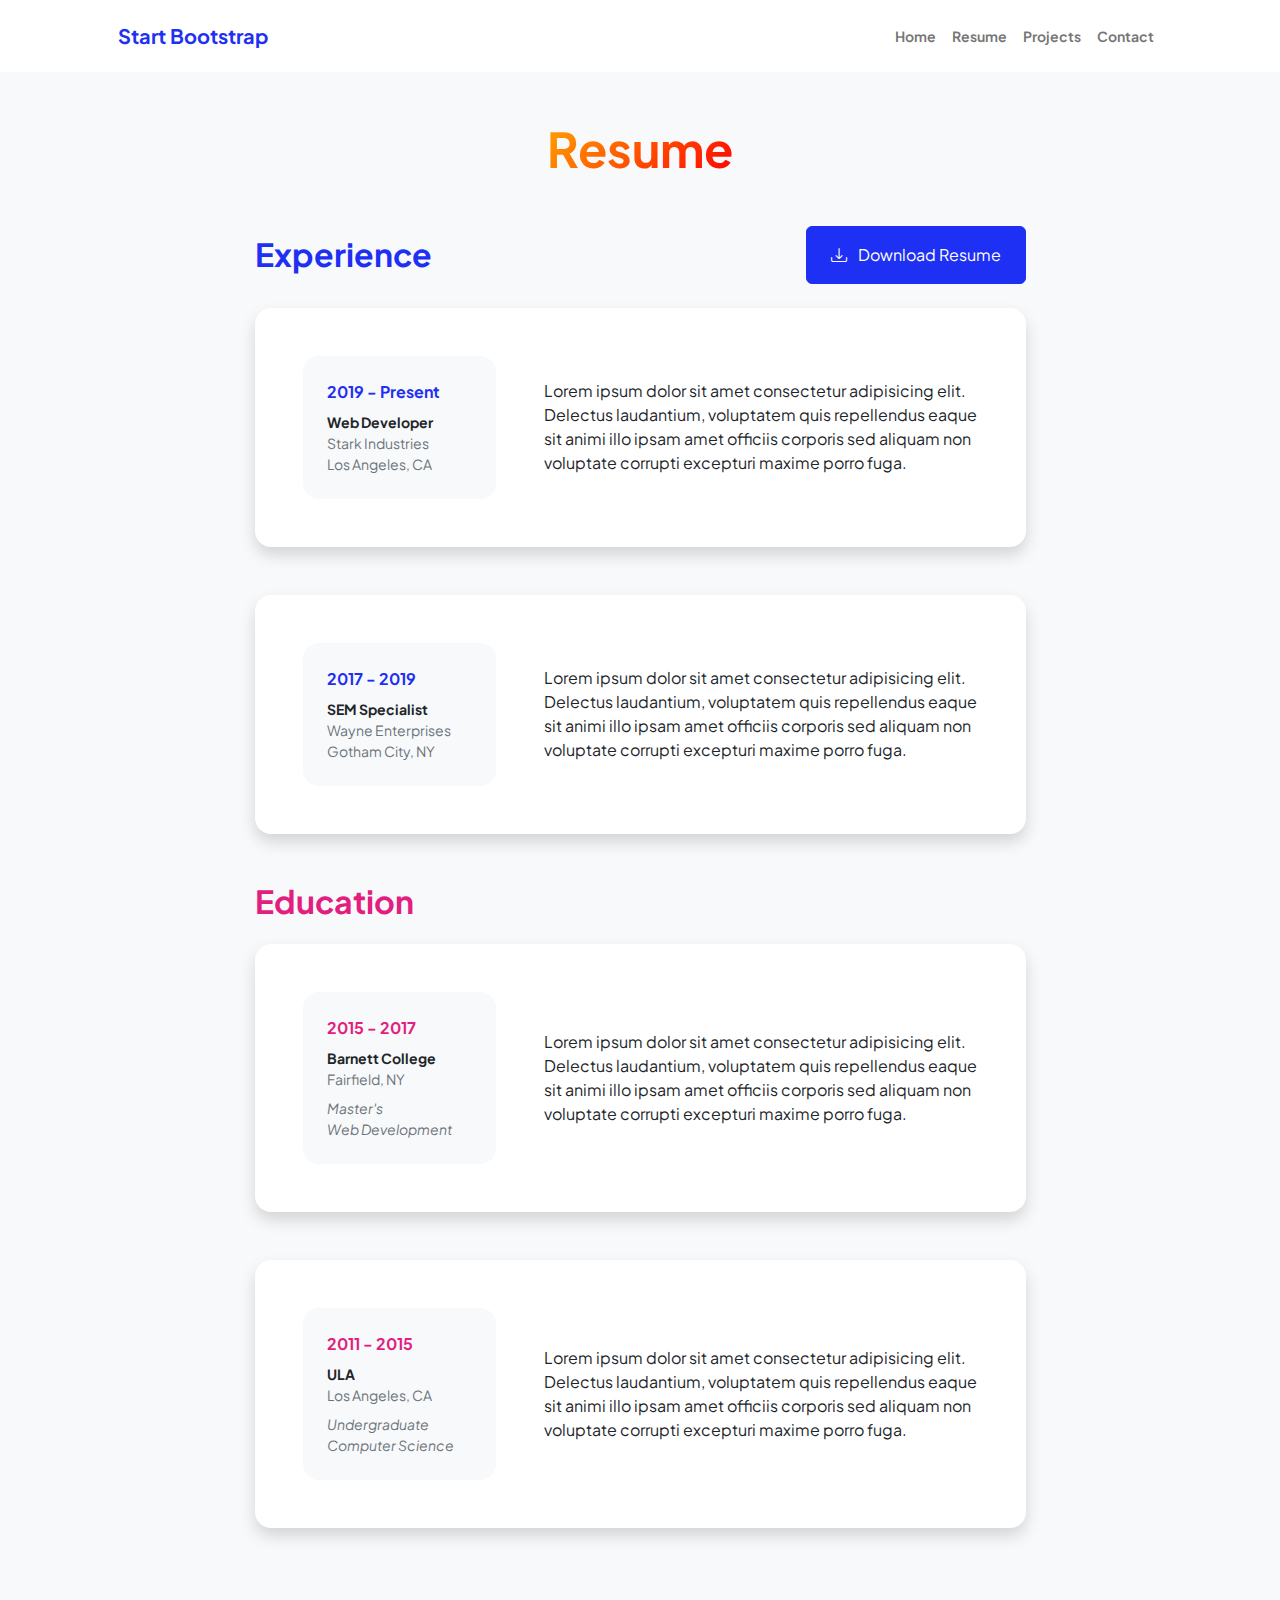
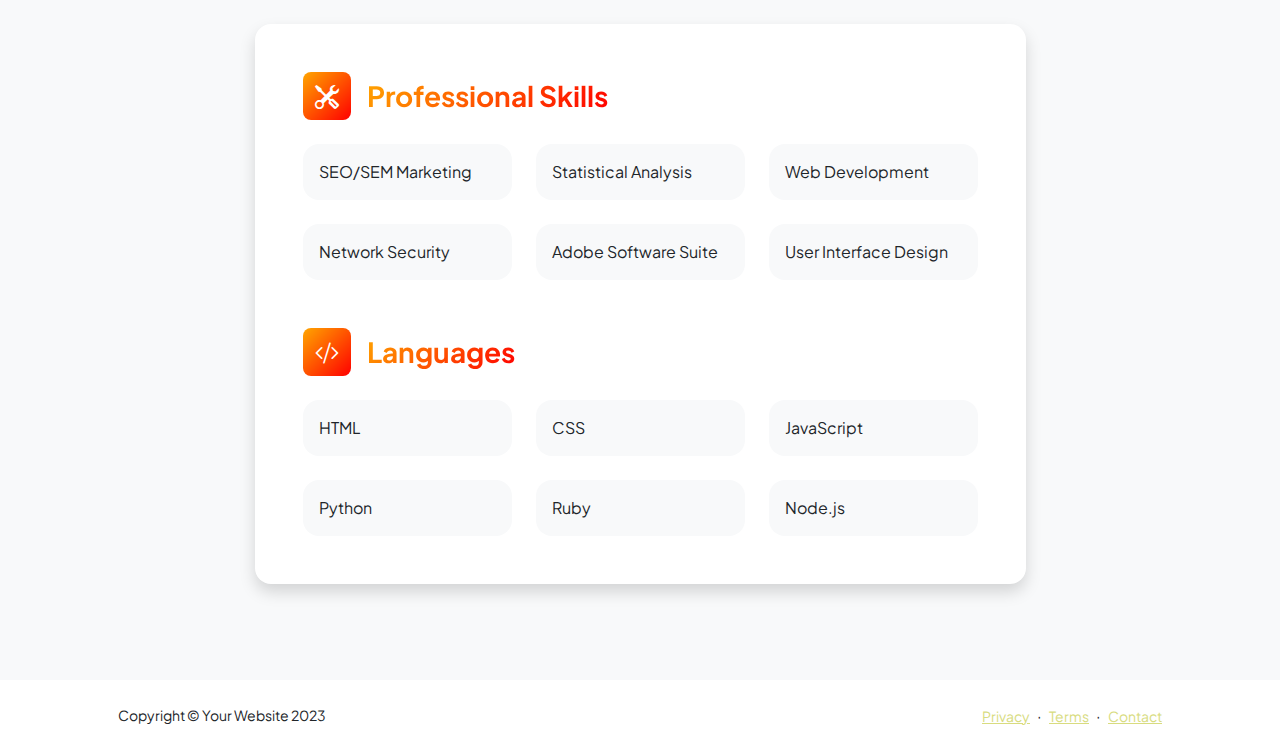
<file: resume.html>
<!DOCTYPE html>
<html lang="en">
    <head>
        <meta charset="utf-8" />
        <meta name="viewport" content="width=device-width, initial-scale=1, shrink-to-fit=no" />
        <meta name="description" content="" />
        <meta name="author" content="" />
        <title>Personal - Start Bootstrap Template</title>
        <!-- Favicon-->
        <link rel="icon" type="image/x-icon" href="assets/favicon.png" />
        <!-- Custom Google font-->
        <link rel="preconnect" href="https://fonts.googleapis.com" />
        <link rel="preconnect" href="https://fonts.gstatic.com" crossorigin />
        <link href="https://fonts.googleapis.com/css2?family=Plus+Jakarta+Sans:wght@100;200;300;400;500;600;700;800;900&amp;display=swap" rel="stylesheet" />
        <!-- Bootstrap icons-->
        <link href="https://cdn.jsdelivr.net/npm/bootstrap-icons@1.8.1/font/bootstrap-icons.css" rel="stylesheet" />
        <!-- Core theme CSS (includes Bootstrap)-->
        <link href="css/styles.css" rel="stylesheet" />
    </head>
    <body class="d-flex flex-column h-100 bg-light">
        <main class="flex-shrink-0">
            <!-- Navigation-->
            <nav class="navbar navbar-expand-lg navbar-light bg-white py-3">
                <div class="container px-5">
                    <a class="navbar-brand" href="index.html"><span class="fw-bolder text-primary">Start Bootstrap</span></a>
                    <button class="navbar-toggler" type="button" data-bs-toggle="collapse" data-bs-target="#navbarSupportedContent" aria-controls="navbarSupportedContent" aria-expanded="false" aria-label="Toggle navigation"><span class="navbar-toggler-icon"></span></button>
                    <div class="collapse navbar-collapse" id="navbarSupportedContent">
                        <ul class="navbar-nav ms-auto mb-2 mb-lg-0 small fw-bolder">
                            <li class="nav-item"><a class="nav-link" href="index.html">Home</a></li>
                            <li class="nav-item"><a class="nav-link" href="resume.html">Resume</a></li>
                            <li class="nav-item"><a class="nav-link" href="projects.html">Projects</a></li>
                            <li class="nav-item"><a class="nav-link" href="contact.html">Contact</a></li>
                        </ul>
                    </div>
                </div>
            </nav>
            <!-- Page Content-->
            <div class="container px-5 my-5">
                <div class="text-center mb-5">
                    <h1 class="display-5 fw-bolder mb-0"><span class="text-gradient d-inline">Resume</span></h1>
                </div>
                <div class="row gx-5 justify-content-center">
                    <div class="col-lg-11 col-xl-9 col-xxl-8">
                        <!-- Experience Section-->
                        <section>
                            <div class="d-flex align-items-center justify-content-between mb-4">
                                <h2 class="text-primary fw-bolder mb-0">Experience</h2>
                                <!-- Download resume button-->
                                <!-- Note: Set the link href target to a PDF file within your project-->
                                <a class="btn btn-primary px-4 py-3" href="#!">
                                    <div class="d-inline-block bi bi-download me-2"></div>
                                    Download Resume
                                </a>
                            </div>
                            <!-- Experience Card 1-->
                            <div class="card shadow border-0 rounded-4 mb-5">
                                <div class="card-body p-5">
                                    <div class="row align-items-center gx-5">
                                        <div class="col text-center text-lg-start mb-4 mb-lg-0">
                                            <div class="bg-light p-4 rounded-4">
                                                <div class="text-primary fw-bolder mb-2">2019 - Present</div>
                                                <div class="small fw-bolder">Web Developer</div>
                                                <div class="small text-muted">Stark Industries</div>
                                                <div class="small text-muted">Los Angeles, CA</div>
                                            </div>
                                        </div>
                                        <div class="col-lg-8"><div>Lorem ipsum dolor sit amet consectetur adipisicing elit. Delectus laudantium, voluptatem quis repellendus eaque sit animi illo ipsam amet officiis corporis sed aliquam non voluptate corrupti excepturi maxime porro fuga.</div></div>
                                    </div>
                                </div>
                            </div>
                            <!-- Experience Card 2-->
                            <div class="card shadow border-0 rounded-4 mb-5">
                                <div class="card-body p-5">
                                    <div class="row align-items-center gx-5">
                                        <div class="col text-center text-lg-start mb-4 mb-lg-0">
                                            <div class="bg-light p-4 rounded-4">
                                                <div class="text-primary fw-bolder mb-2">2017 - 2019</div>
                                                <div class="small fw-bolder">SEM Specialist</div>
                                                <div class="small text-muted">Wayne Enterprises</div>
                                                <div class="small text-muted">Gotham City, NY</div>
                                            </div>
                                        </div>
                                        <div class="col-lg-8"><div>Lorem ipsum dolor sit amet consectetur adipisicing elit. Delectus laudantium, voluptatem quis repellendus eaque sit animi illo ipsam amet officiis corporis sed aliquam non voluptate corrupti excepturi maxime porro fuga.</div></div>
                                    </div>
                                </div>
                            </div>
                        </section>
                        <!-- Education Section-->
                        <section>
                            <h2 class="text-secondary fw-bolder mb-4">Education</h2>
                            <!-- Education Card 1-->
                            <div class="card shadow border-0 rounded-4 mb-5">
                                <div class="card-body p-5">
                                    <div class="row align-items-center gx-5">
                                        <div class="col text-center text-lg-start mb-4 mb-lg-0">
                                            <div class="bg-light p-4 rounded-4">
                                                <div class="text-secondary fw-bolder mb-2">2015 - 2017</div>
                                                <div class="mb-2">
                                                    <div class="small fw-bolder">Barnett College</div>
                                                    <div class="small text-muted">Fairfield, NY</div>
                                                </div>
                                                <div class="fst-italic">
                                                    <div class="small text-muted">Master's</div>
                                                    <div class="small text-muted">Web Development</div>
                                                </div>
                                            </div>
                                        </div>
                                        <div class="col-lg-8"><div>Lorem ipsum dolor sit amet consectetur adipisicing elit. Delectus laudantium, voluptatem quis repellendus eaque sit animi illo ipsam amet officiis corporis sed aliquam non voluptate corrupti excepturi maxime porro fuga.</div></div>
                                    </div>
                                </div>
                            </div>
                            <!-- Education Card 2-->
                            <div class="card shadow border-0 rounded-4 mb-5">
                                <div class="card-body p-5">
                                    <div class="row align-items-center gx-5">
                                        <div class="col text-center text-lg-start mb-4 mb-lg-0">
                                            <div class="bg-light p-4 rounded-4">
                                                <div class="text-secondary fw-bolder mb-2">2011 - 2015</div>
                                                <div class="mb-2">
                                                    <div class="small fw-bolder">ULA</div>
                                                    <div class="small text-muted">Los Angeles, CA</div>
                                                </div>
                                                <div class="fst-italic">
                                                    <div class="small text-muted">Undergraduate</div>
                                                    <div class="small text-muted">Computer Science</div>
                                                </div>
                                            </div>
                                        </div>
                                        <div class="col-lg-8"><div>Lorem ipsum dolor sit amet consectetur adipisicing elit. Delectus laudantium, voluptatem quis repellendus eaque sit animi illo ipsam amet officiis corporis sed aliquam non voluptate corrupti excepturi maxime porro fuga.</div></div>
                                    </div>
                                </div>
                            </div>
                        </section>
                        <!-- Divider-->
                        <div class="pb-5"></div>
                        <!-- Skills Section-->
                        <section>
                            <!-- Skillset Card-->
                            <div class="card shadow border-0 rounded-4 mb-5">
                                <div class="card-body p-5">
                                    <!-- Professional skills list-->
                                    <div class="mb-5">
                                        <div class="d-flex align-items-center mb-4">
                                            <div class="feature bg-primary bg-gradient-primary-to-secondary text-white rounded-3 me-3"><i class="bi bi-tools"></i></div>
                                            <h3 class="fw-bolder mb-0"><span class="text-gradient d-inline">Professional Skills</span></h3>
                                        </div>
                                        <div class="row row-cols-1 row-cols-md-3 mb-4">
                                            <div class="col mb-4 mb-md-0"><div class="d-flex align-items-center bg-light rounded-4 p-3 h-100">SEO/SEM Marketing</div></div>
                                            <div class="col mb-4 mb-md-0"><div class="d-flex align-items-center bg-light rounded-4 p-3 h-100">Statistical Analysis</div></div>
                                            <div class="col"><div class="d-flex align-items-center bg-light rounded-4 p-3 h-100">Web Development</div></div>
                                        </div>
                                        <div class="row row-cols-1 row-cols-md-3">
                                            <div class="col mb-4 mb-md-0"><div class="d-flex align-items-center bg-light rounded-4 p-3 h-100">Network Security</div></div>
                                            <div class="col mb-4 mb-md-0"><div class="d-flex align-items-center bg-light rounded-4 p-3 h-100">Adobe Software Suite</div></div>
                                            <div class="col"><div class="d-flex align-items-center bg-light rounded-4 p-3 h-100">User Interface Design</div></div>
                                        </div>
                                    </div>
                                    <!-- Languages list-->
                                    <div class="mb-0">
                                        <div class="d-flex align-items-center mb-4">
                                            <div class="feature bg-primary bg-gradient-primary-to-secondary text-white rounded-3 me-3"><i class="bi bi-code-slash"></i></div>
                                            <h3 class="fw-bolder mb-0"><span class="text-gradient d-inline">Languages</span></h3>
                                        </div>
                                        <div class="row row-cols-1 row-cols-md-3 mb-4">
                                            <div class="col mb-4 mb-md-0"><div class="d-flex align-items-center bg-light rounded-4 p-3 h-100">HTML</div></div>
                                            <div class="col mb-4 mb-md-0"><div class="d-flex align-items-center bg-light rounded-4 p-3 h-100">CSS</div></div>
                                            <div class="col"><div class="d-flex align-items-center bg-light rounded-4 p-3 h-100">JavaScript</div></div>
                                        </div>
                                        <div class="row row-cols-1 row-cols-md-3">
                                            <div class="col mb-4 mb-md-0"><div class="d-flex align-items-center bg-light rounded-4 p-3 h-100">Python</div></div>
                                            <div class="col mb-4 mb-md-0"><div class="d-flex align-items-center bg-light rounded-4 p-3 h-100">Ruby</div></div>
                                            <div class="col"><div class="d-flex align-items-center bg-light rounded-4 p-3 h-100">Node.js</div></div>
                                        </div>
                                    </div>
                                </div>
                            </div>
                        </section>
                    </div>
                </div>
            </div>
        </main>
        <!-- Footer-->
        <footer class="bg-white py-4 mt-auto">
            <div class="container px-5">
                <div class="row align-items-center justify-content-between flex-column flex-sm-row">
                    <div class="col-auto"><div class="small m-0">Copyright &copy; Your Website 2023</div></div>
                    <div class="col-auto">
                        <a class="small" href="#!">Privacy</a>
                        <span class="mx-1">&middot;</span>
                        <a class="small" href="#!">Terms</a>
                        <span class="mx-1">&middot;</span>
                        <a class="small" href="#!">Contact</a>
                    </div>
                </div>
            </div>
        </footer>
        <!-- Bootstrap core JS-->
        <script src="https://cdn.jsdelivr.net/npm/bootstrap@5.2.3/dist/js/bootstrap.bundle.min.js"></script>
        <!-- Core theme JS-->
        <script src="js/scripts.js"></script>
    </body>
</html>
</file>
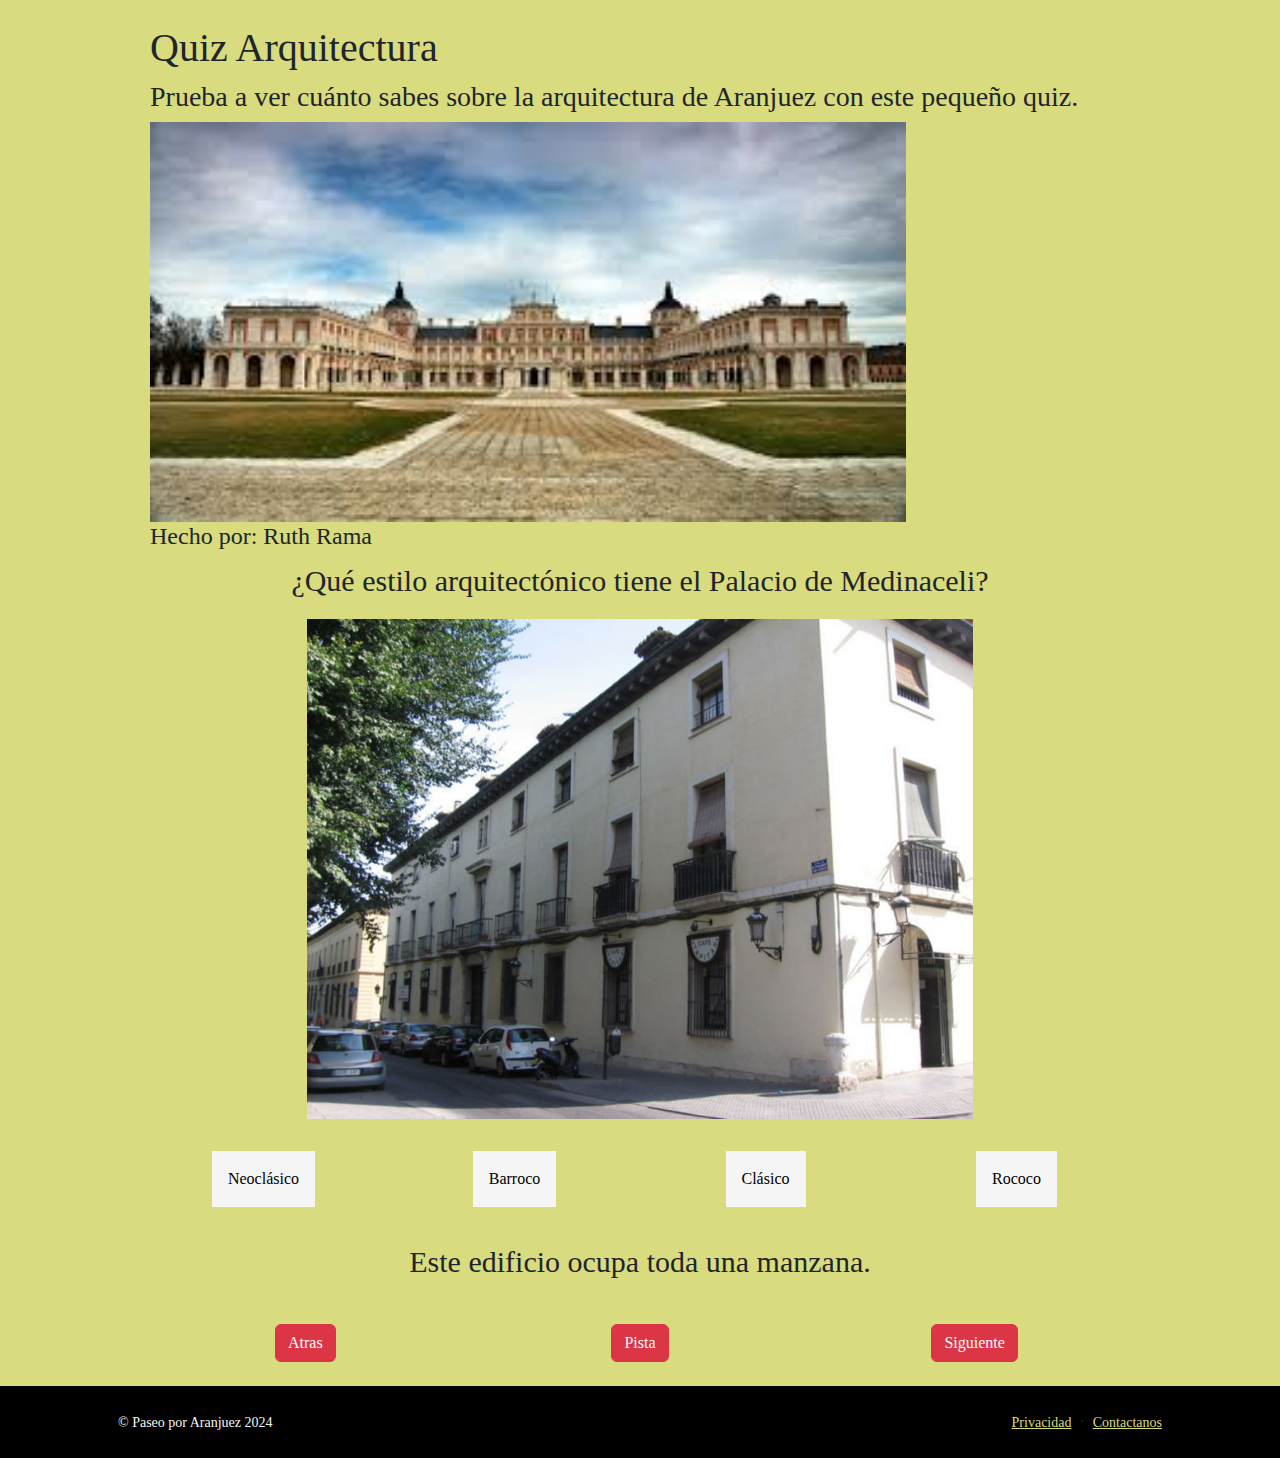
<file: juego/juego.html>
<!DOCTYPE html>
<html lang="es">
  <head>
    <meta charset="UTF-8" />
    <meta name="viewport" content="width=device-width, initial-scale=1.0" />
    <!-- Favicon-->
    <link rel="icon" type="image/x-icon" href="../assets/favicon.png" />
    <title>Quiz</title>
    <link
      href="https://cdn.jsdelivr.net/npm/bootstrap-icons@1.8.1/font/bootstrap-icons.css"
      rel="stylesheet"
    />
    <link rel="stylesheet" href="../css/styles.css" />
    <link rel="stylesheet" href="css/juego.css" />
  </head>
  <body>
    <div class="container">
      <!-- header -->
      <div class="header">
        <br />
        <h1>Quiz Arquitectura</h1>
        <h3>
          Prueba a ver cuánto sabes sobre la arquitectura de Aranjuez con este
          pequeño quiz.
        </h3>
        <img
          src="assets/palacio.jpg"
          alt="Arquitectura de Aranjuez"
          height="400px"
        />
        <h4>Hecho por: Ruth Rama</h4>
      </div>
      <!-- main -->
      <div class="question">
        <div class="pregunta">
          <p>¿Qué estilo arquitectónico tiene el Palacio de Medinaceli?</p>
        </div>
        <div class="img">
          <img
            src="assets/Palacio de Medinaceli en Aranjuez.jpg"
            alt="Palacio de Medinaceli"
            height="500px"
          />
        </div>
      </div>
      <br />
      <div class="respuestas row text-center">
        <div class="respuesta ra col-md-3">
          <input type="radio" name="answers" id="a" value="a" />
          <label for="a">Neoclásico</label>
        </div>
        <div class="respuesta rb col-md-3">
          <input type="radio" name="answers" id="b" value="b" />
          <label for="b">Barroco</label>
        </div>
        <div class="respuesta rc col-md-3">
          <input type="radio" name="answers" id="c" value="c" />
          <label for="c">Clásico</label>
        </div>
        <div class="respuesta rd col-md-3">
          <input type="radio" name="answers" id="d" value="d" />
          <label for="d">Rococo</label>
        </div>
      </div>
      <br />
      <div class="curiosidad text-center">
        <p>Este edificio ocupa toda una manzana.</p>
      </div>
      <br />
      <div class="botones row text-center">
        <div class="atras col-md-4">
          <button type="button" id="alante" class="btn btn-danger">
            Atras
          </button>
        </div>
        <div class="hint col-md-4">
          <button
            type="button"
            id="hint"
            class="btn btn-danger"
            onclick="mostrarMensaje()"
          >
            Pista
          </button>
        </div>
        <div class="siguiente col-md-4">
          <button type="button" id="atras" class="btn btn-danger">
            Siguiente
          </button>
        </div>
      </div>
      <br />
    </div>
    <!-- footer -->
    <footer class="bg-black py-4 mt-auto">
      <div class="container px-5">
        <div
          class="row align-items-center justify-content-between flex-column flex-sm-row"
        >
          <div class="col-auto">
            <div class="small m-0 copy">&copy; Paseo por Aranjuez 2024</div>
          </div>
          <div class="col-auto">
            <a class="small" href="#">Privacidad</a>
            <span class="mx-1">&middot;</span>
            <a class="small" href="contact.html">Contactanos</a>
          </div>
        </div>
      </div>
    </footer>
    <script src="https://cdn.jsdelivr.net/npm/bootstrap@5.2.3/dist/js/bootstrap.bundle.min.js"></script>
    <script src="js/juego.js"></script>
  </body>
</html>
</file>
<file: juego/css/juego.css>
p{
  font-size: 30px;
}
input{
  display: none;
}
label{
  background-color: whitesmoke;
  color: black;
  padding: 1em;
  margin: 0.5em;
}
input:checked + label{
  background-color: black;
  color: whitesmoke;
}
.question{
  text-align: center;
}
.container{
  padding-right: 5em;
  padding-left: 5em;
}
</file>
